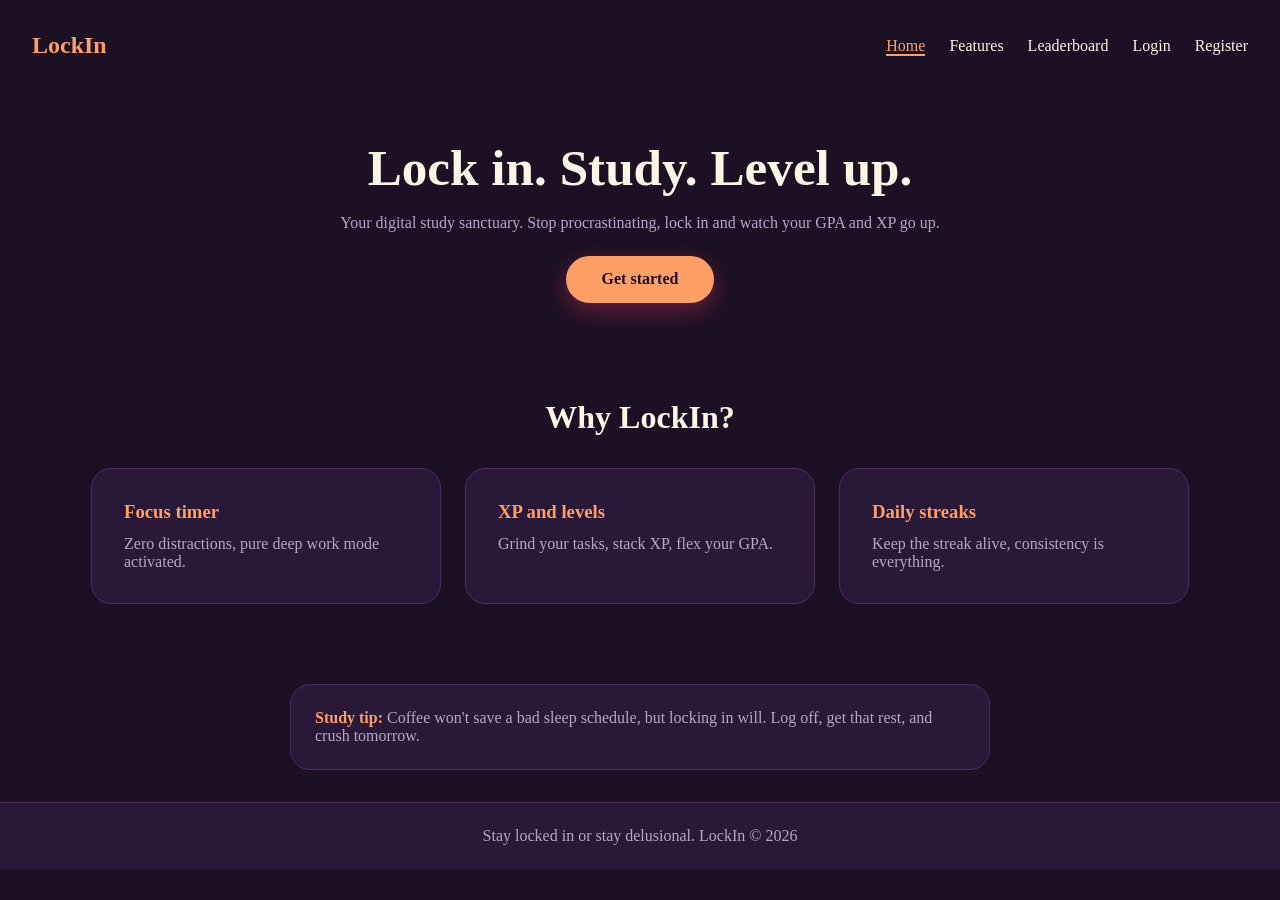
<file: Front-end/index.html>
<!doctype html>
<html lang="en">
  <head>
    <meta charset="UTF-8" />
    <meta name="viewport" content="width=device-width, initial-scale=1.0" />
    <title>LockIn</title>

    <link rel="stylesheet" href="CSS/style.css" />
  </head>
  <body>
    <header>
      <a href="index.html">LockIn</a>
      <nav>
        <ul>
          <li><a href="index.html" class="active">Home</a></li>
          <li><a href="features.html">Features</a></li>
          <li><a href="leaderboard.html">Leaderboard</a></li>
          <li><a href="login.html">Login</a></li>
          <li><a href="register.html">Register</a></li>
        </ul>
      </nav>
    </header>

    <main>
      <section class="hero">
        <h1>Lock in. Study. Level up.</h1>
        <p>
          Your digital study sanctuary. Stop procrastinating, lock in and watch
          your GPA and XP go up.
        </p>
        <a href="register.html" class="btn">Get started</a>
      </section>

      <section>
        <h2>Why LockIn?</h2>
        <div class="cards">
          <article>
            <h3>Focus timer</h3>
            <p>Zero distractions, pure deep work mode activated.</p>
          </article>
          <article>
            <h3>XP and levels</h3>
            <p>Grind your tasks, stack XP, flex your GPA.</p>
          </article>
          <article>
            <h3>Daily streaks</h3>
            <p>Keep the streak alive, consistency is everything.</p>
          </article>
        </div>
      </section>

      <aside class="tip">
        <p>
          <strong>Study tip: </strong>Coffee won't save a bad sleep schedule,
          but locking in will. Log off, get that rest, and crush tomorrow.
        </p>
      </aside>
    </main>

    <footer>
      <p>Stay locked in or stay delusional. LockIn © 2026</p>
    </footer>
  </body>
</html>
</file>
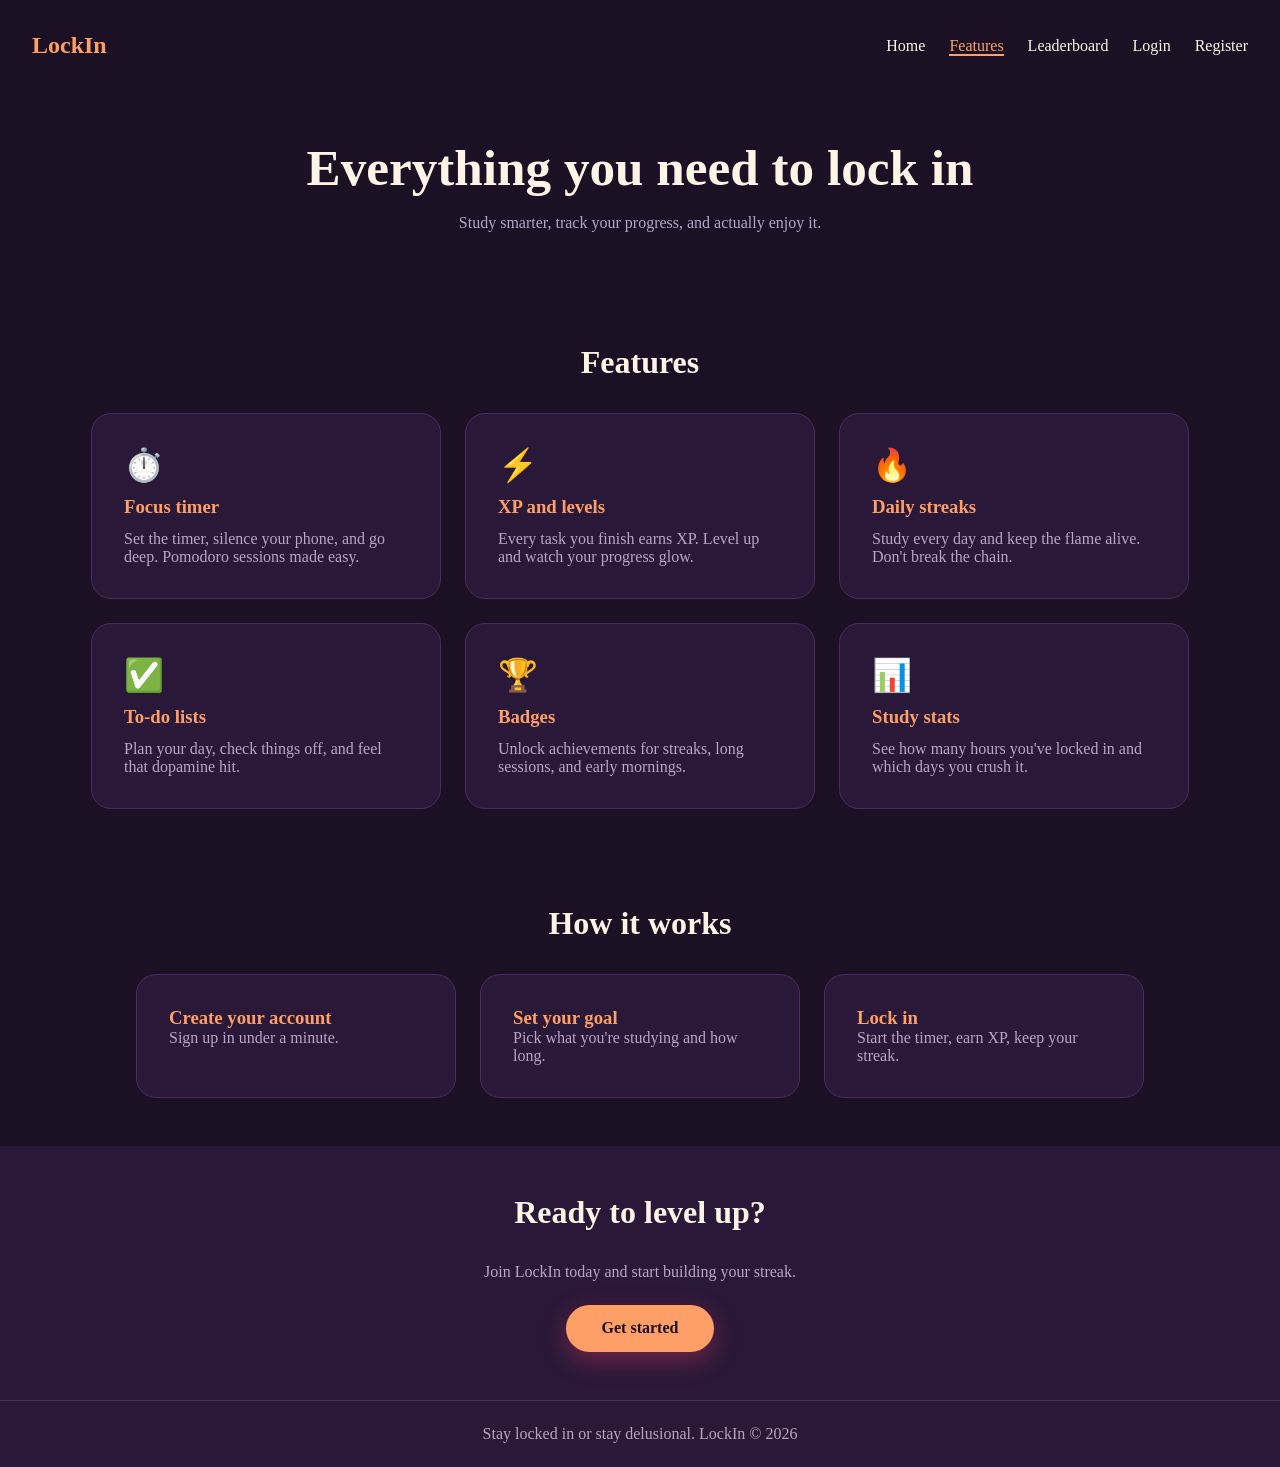
<file: Front-end/features.html>
<!doctype html>
<html lang="en">
  <head>
    <meta charset="UTF-8" />
    <meta name="viewport" content="width=device-width, initial-scale=1.0" />
    <title>Features | LockIn</title>

    <link rel="stylesheet" href="CSS/style.css" />
  </head>
  <body>
    <header>
      <a href="index.html">LockIn</a>
      <nav>
        <ul>
          <li><a href="index.html">Home</a></li>
          <li><a href="features.html" class="active">Features</a></li>
          <li><a href="leaderboard.html">Leaderboard</a></li>
          <li><a href="login.html">Login</a></li>
          <li><a href="register.html">Register</a></li>
        </ul>
      </nav>
    </header>

    <main>
      <section class="hero">
        <h1>Everything you need to lock in</h1>
        <p>Study smarter, track your progress, and actually enjoy it.</p>
      </section>

      <section>
        <h2>Features</h2>
        <div class="cards">
          <article>
            <span>⏱️</span>
            <h3>Focus timer</h3>
            <p>
              Set the timer, silence your phone, and go deep. Pomodoro sessions
              made easy.
            </p>
          </article>
          <article>
            <span>⚡</span>
            <h3>XP and levels</h3>
            <p>
              Every task you finish earns XP. Level up and watch your progress
              glow.
            </p>
          </article>
          <article>
            <span>🔥</span>
            <h3>Daily streaks</h3>
            <p>
              Study every day and keep the flame alive. Don't break the chain.
            </p>
          </article>
          <article>
            <span>✅</span>
            <h3>To-do lists</h3>
            <p>Plan your day, check things off, and feel that dopamine hit.</p>
          </article>
          <article>
            <span>🏆</span>
            <h3>Badges</h3>
            <p>
              Unlock achievements for streaks, long sessions, and early
              mornings.
            </p>
          </article>
          <article>
            <span>📊</span>
            <h3>Study stats</h3>
            <p>
              See how many hours you've locked in and which days you crush it.
            </p>
          </article>
        </div>
      </section>

      <section>
        <h2>How it works</h2>
        <ol class="steps">
          <li>
            <h3>Create your account</h3>
            <p>Sign up in under a minute.</p>
          </li>
          <li>
            <h3>Set your goal</h3>
            <p>Pick what you're studying and how long.</p>
          </li>
          <li>
            <h3>Lock in</h3>
            <p>Start the timer, earn XP, keep your streak.</p>
          </li>
        </ol>
      </section>

      <section class="cta">
        <h2>Ready to level up?</h2>
        <p>Join LockIn today and start building your streak.</p>
        <a href="register.html" class="btn">Get started</a>
      </section>
    </main>
    <footer>
      <p>Stay locked in or stay delusional. LockIn © 2026</p>
    </footer>
  </body>
</html>
</file>
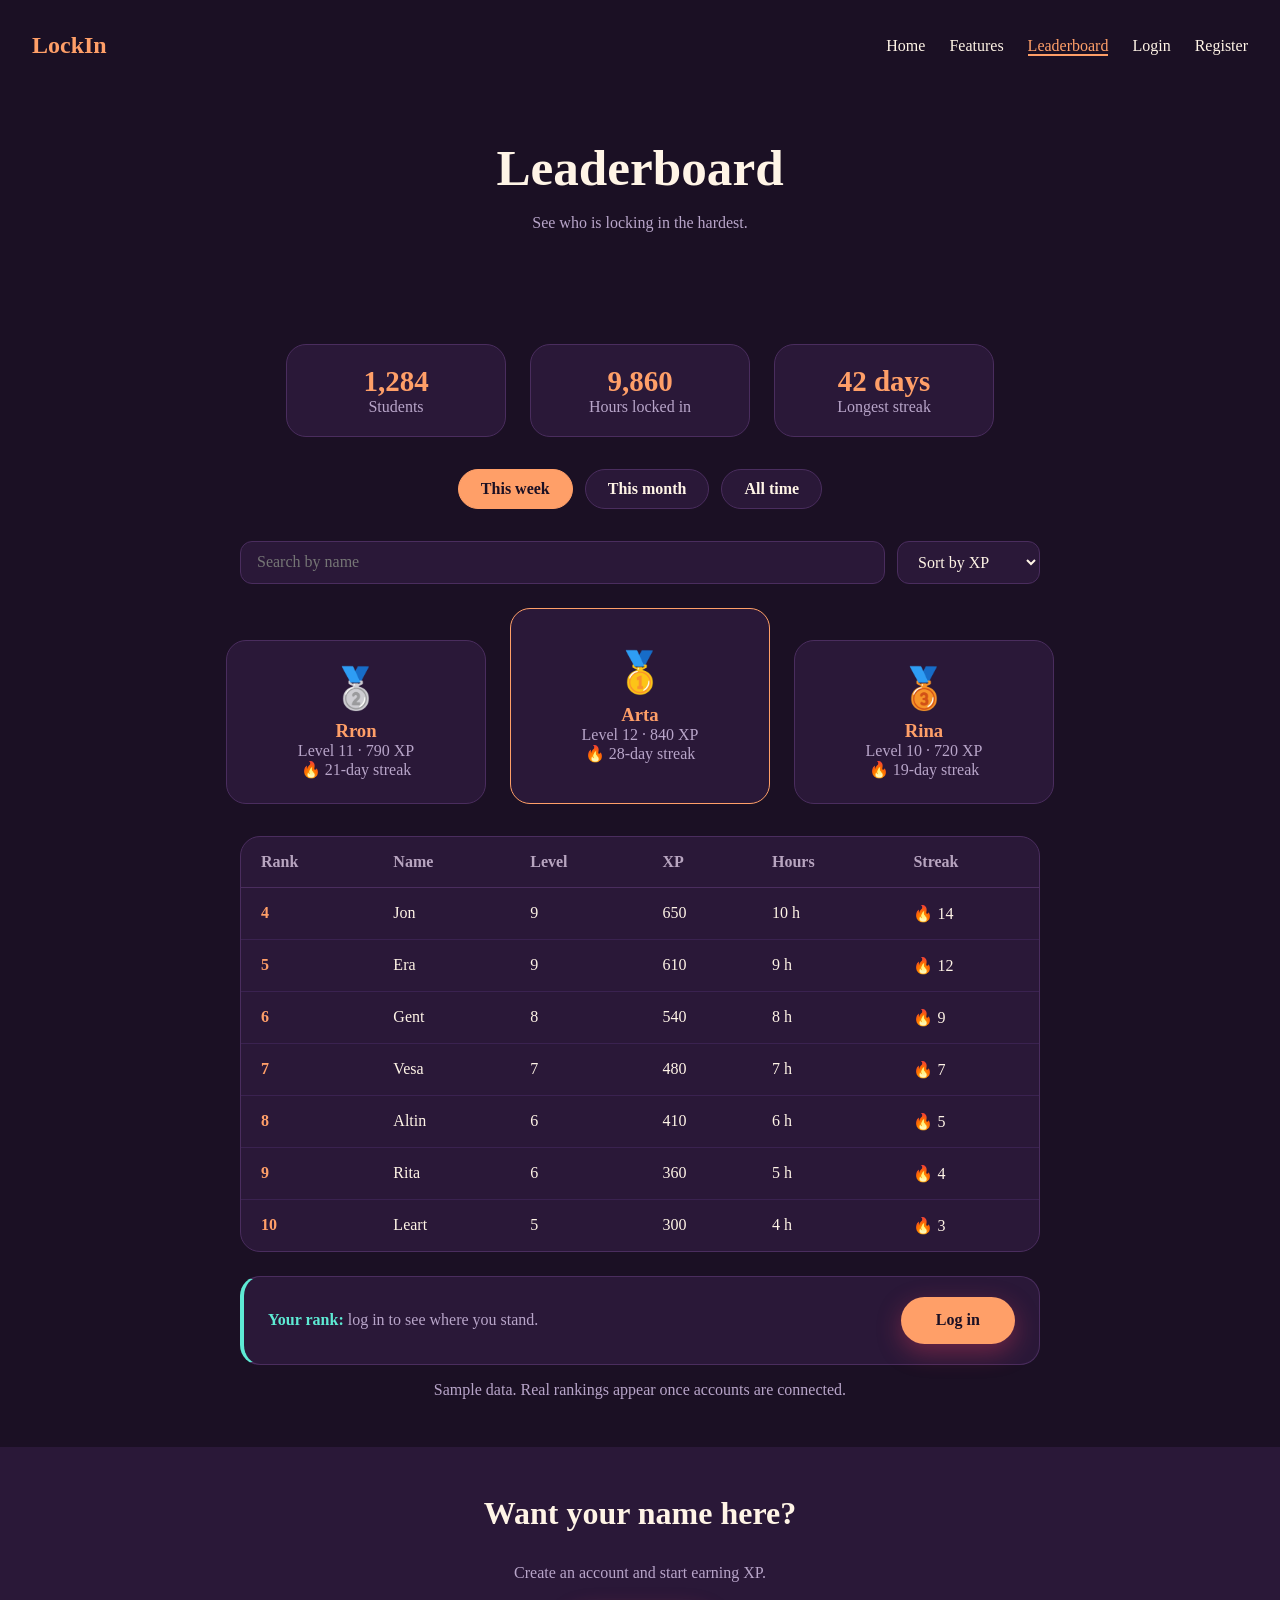
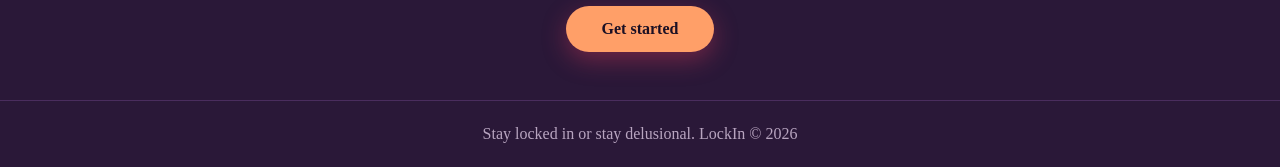
<file: Front-end/leaderboard.html>
<!DOCTYPE html>
<html lang="en">

<head>
    <meta charset="UTF-8">
    <meta name="viewport" content="width=device-width, initial-scale=1.0">
    <title>Leaderboard | LockIn</title>

    <link rel="stylesheet" href="CSS/style.css">
</head>

<body>
    <header>
        <a href="index.html">LockIn</a>
        <nav>
            <ul>
                <li><a href="index.html">Home</a></li>
                <li><a href="features.html">Features</a></li>
                <li><a href="leaderboard.html" class="active">Leaderboard</a></li>
                <li><a href="login.html">Login</a></li>
                <li><a href="register.html">Register</a></li>
            </ul>
        </nav>
    </header>

    <main>
        <section class="hero">
            <h1>Leaderboard</h1>
            <p>See who is locking in the hardest.</p>
        </section>

        <section>
            <div class="stats">
                <div><strong>1,284</strong><span>Students</span></div>
                <div><strong>9,860</strong><span>Hours locked in</span></div>
                <div><strong>42 days</strong><span>Longest streak</span></div>
            </div>
            <div class="tabs">
                <button type="button" class="active" data-board="week">This week</button>
                <button type="button" data-board="month">This month</button>
                <button type="button" data-board="all">All time</button>
            </div>
            <div class="controls">
                <label for="search" class="control-label">Search by name</label>
                <input type="text" id="search" placeholder="Search by name">
                <label for="sort" class="control-label">Sort by</label>
                <select id="sort">
                    <option>Sort by XP</option>
                    <option>Sort by hours</option>
                    <option>Sort by streak</option>
                    <option>Sort by level</option>
                </select>
            </div>
            <div class="board active" id="week">
                <div class="top-three">
                    <article>
                        <span class="medal">🥈</span>
                        <h3>Rron</h3>
                        <p>Level 11 · 790 XP</p>
                        <p>🔥 21-day streak</p>
                    </article>
                    <article class="first">
                        <span class="medal">🥇</span>
                        <h3>Arta</h3>
                        <p>Level 12 · 840 XP</p>
                        <p>🔥 28-day streak</p>
                    </article>
                    <article>
                        <span class="medal">🥉</span>
                        <h3>Rina</h3>
                        <p>Level 10 · 720 XP</p>
                        <p>🔥 19-day streak</p>
                    </article>
                </div>

                <div class="table-wrap">
                    <table>
                        <thead>
                            <tr>
                                <th scope="col">Rank</th>
                                <th scope="col">Name</th>
                                <th scope="col">Level</th>
                                <th scope="col">XP</th>
                                <th scope="col">Hours</th>
                                <th scope="col">Streak</th>
                            </tr>
                        </thead>
                        <tbody>
                            <tr>
                                <td class="rank">4</td>
                                <td>Jon</td>
                                <td>9</td>
                                <td>650</td>
                                <td>10 h</td>
                                <td>🔥 14</td>
                            </tr>
                            <tr>
                                <td class="rank">5</td>
                                <td>Era</td>
                                <td>9</td>
                                <td>610</td>
                                <td>9 h</td>
                                <td>🔥 12</td>
                            </tr>
                            <tr>
                                <td class="rank">6</td>
                                <td>Gent</td>
                                <td>8</td>
                                <td>540</td>
                                <td>8 h</td>
                                <td>🔥 9</td>
                            </tr>
                            <tr>
                                <td class="rank">7</td>
                                <td>Vesa</td>
                                <td>7</td>
                                <td>480</td>
                                <td>7 h</td>
                                <td>🔥 7</td>
                            </tr>
                            <tr>
                                <td class="rank">8</td>
                                <td>Altin</td>
                                <td>6</td>
                                <td>410</td>
                                <td>6 h</td>
                                <td>🔥 5</td>
                            </tr>
                            <tr>
                                <td class="rank">9</td>
                                <td>Rita</td>
                                <td>6</td>
                                <td>360</td>
                                <td>5 h</td>
                                <td>🔥 4</td>
                            </tr>
                            <tr class="last">
                                <td class="rank">10</td>
                                <td>Leart</td>
                                <td>5</td>
                                <td>300</td>
                                <td>4 h</td>
                                <td>🔥 3</td>
                            </tr>
                        </tbody>
                    </table>
                </div>
            </div>
            <div class="board" id="month">
                <div class="top-three">
                    <article>
                        <span class="medal">🥈</span>
                        <h3>Arta</h3>
                        <p>Level 12 · 2,980 XP</p>
                        <p>🔥 28-day streak</p>
                    </article>
                    <article class="first">
                        <span class="medal">🥇</span>
                        <h3>Rron</h3>
                        <p>Level 11 · 3,105 XP</p>
                        <p>🔥 21-day streak</p>
                    </article>
                    <article>
                        <span class="medal">🥉</span>
                        <h3>Era</h3>
                        <p>Level 9 · 2,610 XP</p>
                        <p>🔥 12-day streak</p>
                    </article>
                </div>
                <div class="table-wrap">
                    <table>
                        <thead>
                            <tr>
                                <th scope="col">Rank</th>
                                <th scope="col">Name</th>
                                <th scope="col">Level</th>
                                <th scope="col">XP</th>
                                <th scope="col">Hours</th>
                                <th scope="col">Streak</th>
                            </tr>
                        </thead>
                        <tbody>
                            <tr>
                                <td class="rank">4</td>
                                <td>Rina</td>
                                <td>10</td>
                                <td>2,590</td>
                                <td>43 h</td>
                                <td>🔥 19</td>
                            </tr>
                            <tr>
                                <td class="rank">5</td>
                                <td>Gent</td>
                                <td>8</td>
                                <td>2,200</td>
                                <td>38 h</td>
                                <td>🔥 9</td>
                            </tr>
                            <tr>
                                <td class="rank">6</td>
                                <td>Jon</td>
                                <td>9</td>
                                <td>2,150</td>
                                <td>36 h</td>
                                <td>🔥 14</td>
                            </tr>
                            <tr>
                                <td class="rank">7</td>
                                <td>Altin</td>
                                <td>6</td>
                                <td>1,800</td>
                                <td>30 h</td>
                                <td>🔥 5</td>
                            </tr>
                            <tr>
                                <td class="rank">8</td>
                                <td>Vesa</td>
                                <td>7</td>
                                <td>1,720</td>
                                <td>29 h</td>
                                <td>🔥 7</td>
                            </tr>
                            <tr>
                                <td class="rank">9</td>
                                <td>Leart</td>
                                <td>5</td>
                                <td>1,400</td>
                                <td>24 h</td>
                                <td>🔥 3</td>
                            </tr>
                            <tr class="last">
                                <td class="rank">10</td>
                                <td>Rita</td>
                                <td>6</td>
                                <td>1,330</td>
                                <td>22 h</td>
                                <td>🔥 4</td>
                            </tr>
                        </tbody>
                    </table>
                </div>
            </div>
            <div class="you">
                <p><strong>Your rank:</strong> log in to see where you stand.</p>
                <a href="login.html" class="btn">Log in</a>
            </div>
            <p class="note">Sample data. Real rankings appear once accounts are connected.</p>
        </section>
        <section class="cta">
            <h2>Want your name here?</h2>
            <p>Create an account and start earning XP.</p>
            <a href="register.html" class="btn">Get started</a>

        </section>
    </main>
    <footer>
        <p>Stay locked in or stay delusional. LockIn © 2026</p>
    </footer>

    <script src="JavaScript/leaderboard.js"></script>


</body>


</html>
</file>
<file: Front-end/CSS/style.css>
* {
  margin: 0;
  padding: 0;
  box-sizing: border-box;
}

body {
  background: #1b1024;
  color: #fff4e6;
}

header {
  display: flex;
  justify-content: space-between;
  align-items: center;
  padding: 2rem;
}

section {
  padding: 3rem 2rem;
}

.hero {
  text-align: center;
}

.hero p {
  max-width: 600px;
  margin: 1rem auto;
  color: #b8a5c9;
}

.steps {
  display: flex;
  flex-wrap: wrap;
  justify-content: center;
  gap: 1.5rem;
  list-style: none;
}

.steps li {
  flex: 1 1 250px;
  max-width: 320px;
  background: #2a1838;
  border: 1px solid #4a2d5e;
  border-radius: 20px;
  padding: 2rem;
}

.steps li h3 {
  color: #ff9f68;
}

.steps li p {
  color: #b8a5c9;
}

.cta {
  text-align: center;
  background: #2a1838;
}

.cta p {
  color: #b8a5c9;
  margin-bottom: 1rem;
}

nav ul {
  display: flex;
  gap: 1.5rem;
  list-style: none;
}

nav a {
  text-decoration: none;
  color: #fff4e6;
  transition: color 0.2s;
}

nav a:hover {
  color: #5eead4;
}

nav a.active {
  color: #ff9f68;
  border-bottom: 2px solid #ff9f68;
}

header>a {
  font-weight: bold;
  font-size: 1.5rem;
  text-decoration: none;
  color: #ff9f68;
}

h1 {
  font-size: 3.2rem;
  font-weight: 800;
  line-height: 1.15;
}

h2 {
  font-size: 2rem;
  font-weight: 700;
  text-align: center;
  margin-bottom: 2rem;
}

.btn {
  display: inline-block;
  margin-top: 0.5rem;
  padding: 0.9rem 2.2rem;
  background: #ff9f68;
  color: #1b1024;
  font-weight: 700;
  font-size: 1rem;
  text-decoration: none;
  border-radius: 999px;
  box-shadow: 0 8px 25px rgba(244, 63, 94, 0.35);
  transition: background 0.2s;
}

.btn:hover {
  background: #5eead4;
}

.cards {
  display: flex;
  flex-wrap: wrap;
  justify-content: center;
  gap: 1.5rem;
}

.cards article {
  flex: 1 1 300px;
  max-width: 350px;
  background: #2a1838;
  border: 1px solid #4a2d5e;
  border-radius: 20px;
  padding: 2rem;
  display: flex;
  flex-direction: column;
  gap: 0.75rem;
  transition: border-color 0.2s;
}

.cards article:hover {
  border-color: #ff9f68;
  background: #3a2250;
}

.cards:hover {
  border-color: #ff9f68;
}

.cards article p {
  color: #b8a5c9;
}

.cards article h3 {
  color: #ff9f68;
}

.cards article span {
  font-size: 2rem;
}

.tip {
  max-width: 700px;
  margin: 2rem auto;
  padding: 1.5rem;
  background: #2a1838;
  border: 1px solid #4a2d5e;
  border-left: 4px solid #5eead4 border-radius: 20px;
  solid #ff9f68;
  border-radius: 20px;
  color: #b8a5c9;
}

.tip strong {
  color: #ff9f68;
}

footer {
  background: #2a1838;
  border-top: 1px solid #4a2d5e;
  text-align: center;
  padding: 1.5rem;
  color: #b8a5c0;
}

.stats {
  display: flex;
  flex-wrap: wrap;
  justify-content: center;
  gap: 24px;
  margin-bottom: 32px;
}

.stats div {
  flex: 1 1 180px;
  max-width: 220px;
  text-align: center;
  padding: 20px;
  background: #2a1838;
  border: 1px solid #4a2d5e;
  border-radius: 20px;
}

.stats strong {
  display: block;
  font-size: 29px;
  color: #ff9f68;
}

.stats span {
  color: #b8a5c9;
}

.tabs {
  display: flex;
  justify-content: center;
  gap: 12px;
  margin-bottom: 32px;
}

.tabs button {
  padding: 10px 22px;
  background: #2a1838;
  color: #fff4e6;
  border: 1px solid #4a2d5e;
  border-radius: 999px;
  font: inherit;
  font-weight: 600;
  cursor: pointer;
  transition: border-color 0.2s;
}

.tabs button:hover {
  border-color: #ff9f68;
}

.tabs button.active {
  background: #ff9f68;
  color: #1b1024;
  border-color: #ff9f68;
}

.board {
  display: none;
}

.board.active {
  display: block;
}

.top-three {
  display: flex;
  flex-wrap: wrap;
  justify-content: center;
  align-items: flex-end;
  gap: 24px;
  margin-bottom: 32px;
}

.top-three article {
  flex: 1 1 220px;
  max-width: 260px;
  text-align: center;
  background: #2a1838;
  border: 1px solid #4a2d5e;
  border-radius: 20px;
  padding: 24px;
}

.top-three article.first {
  border-color: #ff9f68;
  padding-top: 40px;
  padding-bottom: 40px;
}

.top-three .medal {
  font-size: 40px;
}

.top-three h3 {
  color: #ff9f68;
  margin-top: 8px;
}

.top-three p {
  color: #b8a5c9;
}

.controls {
  max-width: 800px;
  margin: 0 auto 24px;
  display: flex;
  flex-wrap: wrap;
  gap: 12px;
}

.controls input,
.controls select {
  padding: 11px 16px;
  background: #2a1838;
  color: #fff4e6;
  border: 1px solid #4a2d5e;
  border-radius: 12px;
  font: inherit;
}

.controls input {
  flex: 1 1 240px;
}

.controls input:focus,
.controls select:focus {
  border-color: #ff9f68;
}

.control-label {
  position: absolute;
  width: 1px;
  height: 1px;
  overflow: hidden;
  clip: rect(0 0 0 0);
  white-space: nowrap;
}

.table-wrap {
  max-width: 800px;
  margin: 0 auto;
  overflow-x: auto;
  border: 1px solid #4a2d5e;
  border-radius: 20px;
  background: #2a1838;
}

table {
  width: 100%;
  border-collapse: collapse;
}

th,
td {
  padding: 16px 20px;
  text-align: left;
  white-space: nowrap;
  border-bottom: 1px solid #3a2250;
}

th {
  color: #b8a5c0;
  font-weight: 600;
  border-bottom: 1px solid #4a2d5e;
}

tr.last td {
  border-bottom: none;
}

tbody tr:hover {
  background: #b8a5c9;
}

td.rank {
  color: #ff9f68;
  font-weight: 700;
}

.you {
  max-width: 800px;
  margin: 24px auto 0;
  padding: 20px 24px;
  display: flex;
  flex-wrap: wrap;
  justify-content: space-between;
  align-items: center;
  gap: 16px;
  background: #2a1838;
  border: 1px solid #4a2d5e;
  border-left: 4px solid #5eead4;
  border-radius: 20px;
}

.you p {
  color: #b8a5c9;
}

.you strong {
  color: #5eead4;
}

.you .btn {
  margin-top: 0;
}

.note {
  text-align: center;
  color: #b8a5c9;
  margin-top: 16px;
}
</file>
